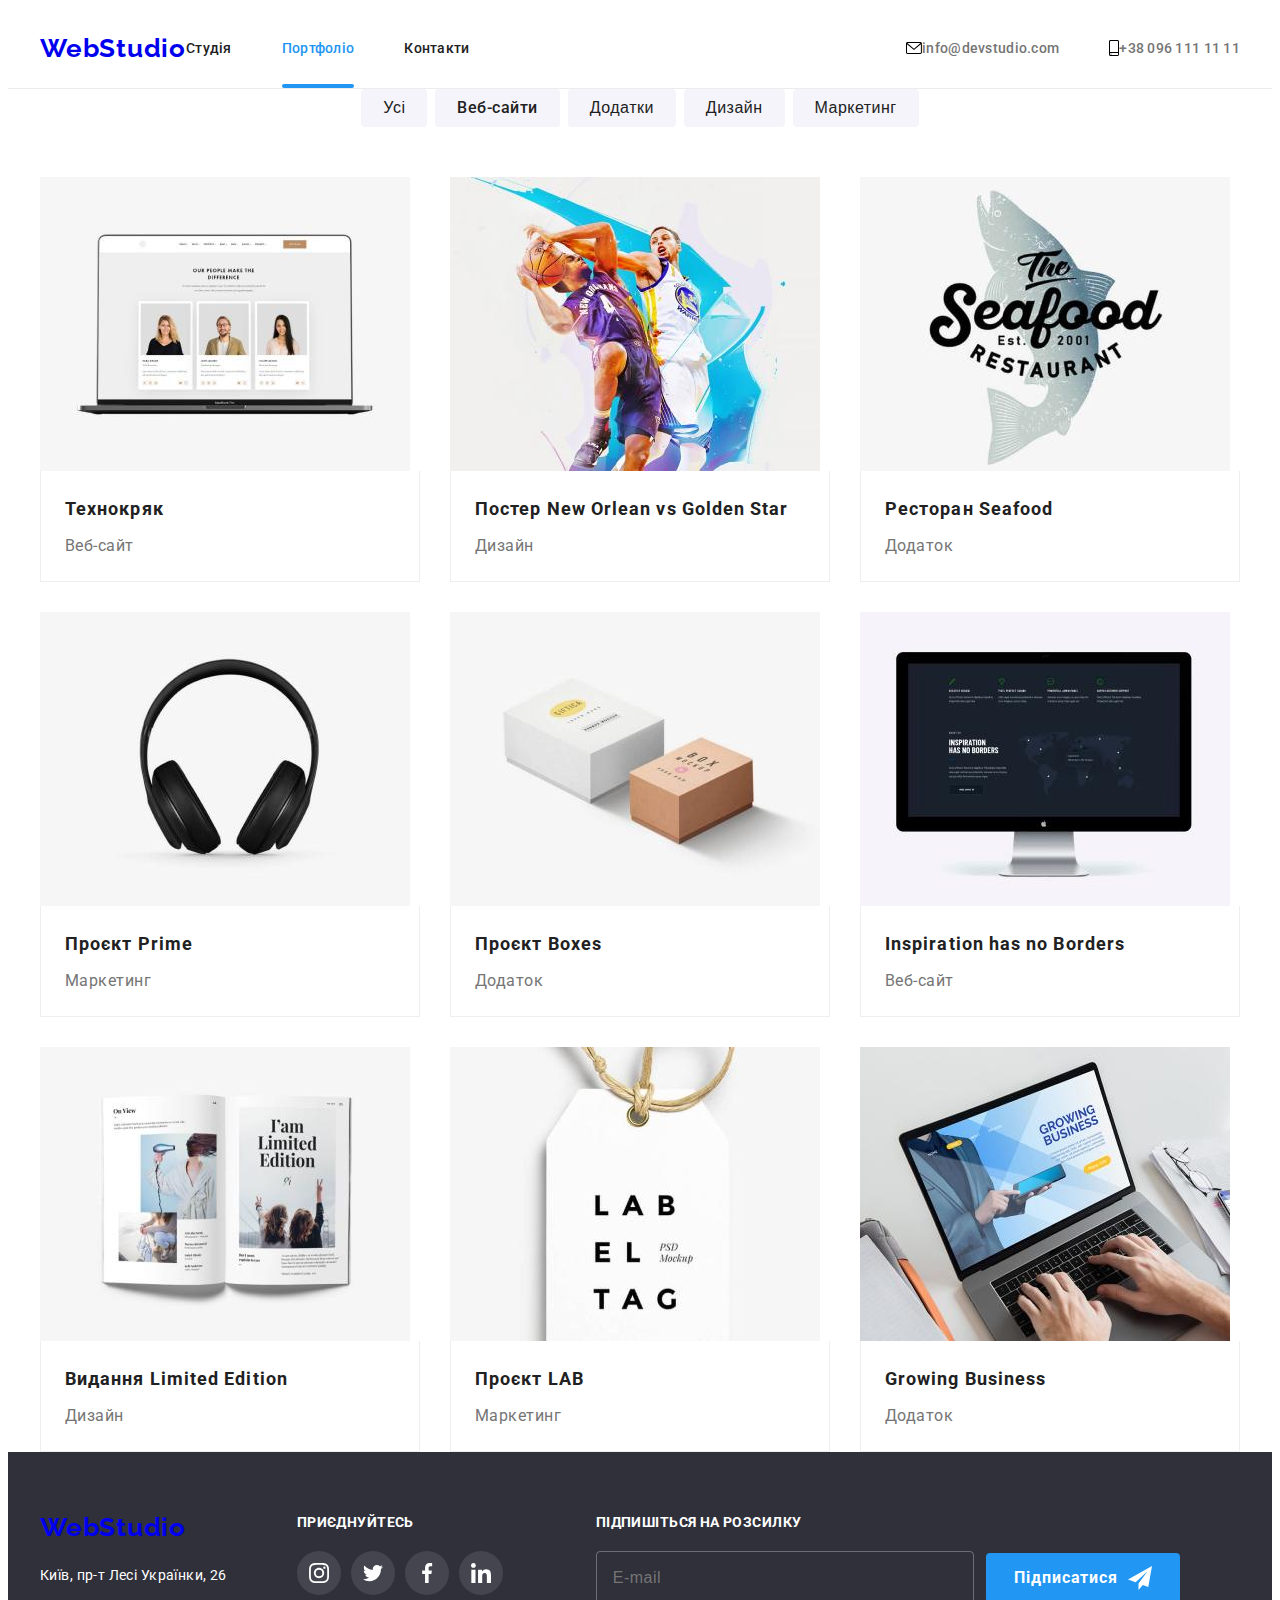
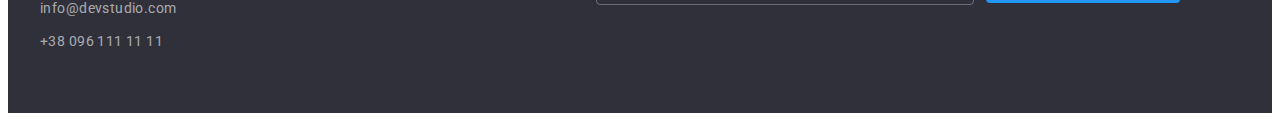
<file: portfolio.html>
<!DOCTYPE html>
<html lang="uk">
  <head>
    <meta charset="UTF-8" />
    <meta http-equiv="X-UA-Compatible" content="IE=edge" />
    <meta name="viewport" content="width=device-width, initial-scale=1.0" />
    <title>Портфоліо</title>
    <link rel="preconnect" href="https://fonts.googleapis.com" />
    <link rel="preconnect" href="https://fonts.gstatic.com" crossorigin />
    <link
      href="https://fonts.googleapis.com/css2?family=Raleway:wght@700&family=Roboto:wght@400;500;700;900&display=swap"
      rel="stylesheet"
    />
    <link
      rel="stylesheet"
      href="https://cdnjs.cloudflare.com/ajax/libs/modern-normalize/1.1.0/modern-normalize.min.css"
      integrity="sha512-wpPYUAdjBVSE4KJnH1VR1HeZfpl1ub8YT/NKx4PuQ5NmX2tKuGu6U/JRp5y+Y8XG2tV+wKQpNHVUX03MfMFn9Q=="
      crossorigin="anonymous"
      referrerpolicy="no-referrer"
    />
    <link rel="stylesheet" href="./css/main.min.css">
  </head>
  <body>
    <!-- HEADER SECTION -->
  <header class="header">
    <div class="header__container container">
      <a class="logo" href="./index.html"><span class="logo__first--blue">Web</span><span
          class="logo__second--black">Studio</span></a>
      <nav class="nav">
        <ul class="nav__list list">
          <li class="nav__item">
            <a class="nav__link link" href="./index.html">Студія</a>
          </li>
          <li class="nav__item">
            <a class="nav__link nav__link--current link" href="./portfolio.html">Портфоліо</a>
          </li>
          <li class="nav__item"><a class="nav__link link" href="">Контакти</a></li>
        </ul>
      </nav>
      <ul class="header__contacts list">
        <li class="header__list">
          <a class="header__link link" href="mailto:info@devstudio.com" aria-label="іконка конверта">
            <svg class="header__icon" width="16" height="12">
              <use href="./images/icons.svg#envelope"></use>
            </svg>
            info@devstudio.com</a>
        </li>
        <li class="header__list">
          <a class="header__link link" href="tel:+380961111111" aria-label="іконка смартфона">
            <svg class="header__icon" width="10" height="16">
              <use href="./images/icons.svg#smartphone"></use>
            </svg>
            +38 096 111 11 11</a>
        </li>
      </ul>
    </div>
  </header>
    <!-- PORTFOLIO SECTION -->
    <main>
      <section class="portfolio section">
        <div class="container">
          <h1 class="portfolio__title visually-hidden">Наше портфоліо</h1>
          <!-- buttons -->
          <ul class="portfolio__list list">
            <li class="portfolio__item"><button class="portfolio__btn" type="button">Усі</button></li>
            <li class="portfolio__item">
              <button class="portfolio__btn btn" type="button">Веб-сайти</button>
            </li>
            <li class="portfolio__item"><button class="portfolio__btn" type="button">Додатки</button></li>
            <li class="portfolio__item"><button class="portfolio__btn" type="button">Дизайн</button></li>
            <li class="portfolio__item">
              <button class="portfolio__btn" type="button">Маркетинг</button>
            </li>
          </ul>
          <!-- PORTFOLIO CARD-SET -->
          <ul class="portfolio-card list">
            <li class="portfolio-card__item">
              <a class="portfolio-card__link link" href="">
                <div class="portfolio-card__thumb">
                  <img
                    src="./images/portfolio1.jpg"
                    alt="ноутбук з відкритим сайтом"
                    width="370"
                  />
                  <div class="portfolio-card__overlay">
                    <p class="portfolio-card__text">
                      Ресурс пропонує комплексні пропозиції з різним рівнем
                      функціоналу та сервісів. Все це дозволить відвідувачу
                      отримати вичерпні відомості про компанію чи приватну
                      особу.
                    </p>
                  </div>
                </div>
                <div class="portfolio-card__wrapper">
                  <h2 class="portfolio-card__title">Технокряк</h2>
                  <p class="portfolio-card__subtitle">Веб-сайт</p>
                </div>
              </a>
            </li>
            <li class="portfolio-card__item">
              <a class="portfolio-card__link link" href="">
                <div class="portfolio-card__thumb">
                  <img
                    src="./images/portfolio2.jpg"
                    alt="постер з двома баскетболістами"
                    width="370"
                  />
                  <div class="portfolio-card__overlay">
                    <p class="portfolio-card__text">
                      Ресурс пропонує комплексні пропозиції з різним рівнем
                      функціоналу та сервісів. Все це дозволить відвідувачу
                      отримати вичерпні відомості про компанію чи приватну
                      особу.
                    </p>
                  </div>
                </div>
                <div class="portfolio-card__wrapper">
                  <h2 class="portfolio-card__title">
                    Постер New Orlean vs Golden Star
                  </h2>
                  <p class="portfolio-card__subtitle">Дизайн</p>
                </div>
              </a>
            </li>
            <li class="portfolio-card__item">
              <a class="portfolio-card__link link" href="">
                <div class="portfolio-card__thumb">
                  <img
                    src="./images/portfolio3.jpg"
                    alt="зображення логотипу ресторану"
                    width="370"
                  />
                  <div class="portfolio-card__overlay">
                    <p class="portfolio-card__text">
                      Ресурс пропонує комплексні пропозиції з різним рівнем
                      функціоналу та сервісів. Все це дозволить відвідувачу
                      отримати вичерпні відомості про компанію чи приватну
                      особу.
                    </p>
                  </div>
                </div>
                <div class="portfolio-card__wrapper">
                  <h2 class="portfolio-card__title">Ресторан Seafood</h2>
                  <p class="portfolio-card__subtitle">Додаток</p>
                </div>
              </a>
            </li>
            <li class="portfolio-card__item">
              <a class="portfolio-card__link link" href="">
                <div class="portfolio-card__thumb">
                  <img
                    src="./images/portfolio4.jpg"
                    alt="навушники"
                    width="370"
                  />
                  <div class="portfolio-card__overlay">
                    <p class="portfolio-card__text">
                      Ресурс пропонує комплексні пропозиції з різним рівнем
                      функціоналу та сервісів. Все це дозволить відвідувачу
                      отримати вичерпні відомості про компанію чи приватну
                      особу.
                    </p>
                  </div>
                </div>
                <div class="portfolio-card__wrapper">
                  <h2 class="portfolio-card__title">Проєкт Prime</h2>
                  <p class="portfolio-card__subtitle">Маркетинг</p>
                </div>
              </a>
            </li>
            <li class="portfolio-card__item">
              <a class="portfolio-card__link link" href="">
                <div class="portfolio-card__thumb">
                  <img
                    src="./images/portfolio5.jpg"
                    alt="дві невеликі коробочки"
                    width="370"
                  />
                  <div class="portfolio-card__overlay">
                    <p class="portfolio-card__text">
                      Ресурс пропонує комплексні пропозиції з різним рівнем
                      функціоналу та сервісів. Все це дозволить відвідувачу
                      отримати вичерпні відомості про компанію чи приватну
                      особу.
                    </p>
                  </div>
                </div>
                <div class="portfolio-card__wrapper">
                  <h2 class="portfolio-card__title">Проєкт Boxes</h2>
                  <p class="portfolio-card__subtitle">Додаток</p>
                </div>
              </a>
            </li>
            <li class="portfolio-card__item">
              <a class="portfolio-card__link link" href="">
                <div class="portfolio-card__thumb">
                  <img
                    src="./images/portfolio6.jpg"
                    alt="монітор"
                    width="370"
                  />
                  <div class="portfolio-card__overlay">
                    <p class="portfolio-card__text">
                      Ресурс пропонує комплексні пропозиції з різним рівнем
                      функціоналу та сервісів. Все це дозволить відвідувачу
                      отримати вичерпні відомості про компанію чи приватну
                      особу.
                    </p>
                  </div>
                </div>
                <div class="portfolio-card__wrapper">
                  <h2 class="portfolio-card__title">Inspiration has no Borders</h2>
                  <p class="portfolio-card__subtitle">Веб-сайт</p>
                </div>
              </a>
            </li>
            <li class="portfolio-card__item">
              <a class="portfolio-card__link link" href="">
                <div class="portfolio-card__thumb">
                  <img src="./images/portfolio7.jpg" alt="журнал" width="370" />
                  <div class="portfolio-card__overlay">
                    <p class="portfolio-card__text">
                      Ресурс пропонує комплексні пропозиції з різним рівнем
                      функціоналу та сервісів. Все це дозволить відвідувачу
                      отримати вичерпні відомості про компанію чи приватну
                      особу.
                    </p>
                  </div>
                </div>
                <div class="portfolio-card__wrapper">
                  <h2 class="portfolio-card__title">Видання Limited Edition</h2>
                  <p class="portfolio-card__subtitle">Дизайн</p>
                </div>
              </a>
            </li>
            <li class="portfolio-card__item">
              <a class="portfolio-card__link link" href="">
                <div class="portfolio-card__thumb">
                  <img src="./images/portfolio8.jpg" alt="бірка" width="370" />
                  <div class="portfolio-card__overlay">
                    <p class="portfolio-card__text">
                      Ресурс пропонує комплексні пропозиції з різним рівнем
                      функціоналу та сервісів. Все це дозволить відвідувачу
                      отримати вичерпні відомості про компанію чи приватну
                      особу.
                    </p>
                  </div>
                </div>
                <div class="portfolio-card__wrapper">
                  <h2 class="portfolio-card__title">Проєкт LAB</h2>
                  <p class="portfolio-card__subtitle">Маркетинг</p>
                </div>
              </a>
            </li>
            <li class="portfolio-card__item">
              <a class="portfolio-card__link link" href="">
                <div class="portfolio-card__thumb">
                  <img
                    src="./images/portfolio9.jpg"
                    alt="чоловік друкує на ноутбуці"
                    width="370"
                  />
                  <div class="portfolio-card__overlay">
                    <p class="portfolio-card__text">
                      Ресурс пропонує комплексні пропозиції з різним рівнем
                      функціоналу та сервісів. Все це дозволить відвідувачу
                      отримати вичерпні відомості про компанію чи приватну
                      особу.
                    </p>
                  </div>
                </div>
                <div class="portfolio-card__wrapper">
                  <h2 class="portfolio-card__title">Growing Business</h2>
                  <p class="portfolio-card__subtitle">Додаток</p>
                </div>
              </a>
            </li>
          </ul>
        </div>
      </section>
    </main>
    <!--FOOTER SECTION-->
    <footer class="footer">
      <div class="footer__container container">
        <!-- first part -->
        <div>
          <a class="logo" href="./index.html"><span class="logo__first--blue">Web</span><span
              class="logo__third--white">Studio</span></a>
          <address class="address">
            <ul class="address__list list">
              <li class="address__item">
                <a class="address__link--white link" href="https://goo.gl/maps/xYVmCQSycFGv2e8E6" target="_blank"
                  rel="noopener noreferrer">Київ, пр-т Лесі Українки, 26</a>
              </li>
              <li class="address__item">
                <a class="address__link--grey link" href="mailto:info@devstudio.com">info@devstudio.com</a>
              </li>
              <li class="address__item">
                <a class="address__link--grey link" href="tel:+380961111111">+38 096 111 11 11</a>
              </li>
            </ul>
          </address>
        </div>
        <!-- second part -->
        <div class="social-contacts">
          <strong class="social-contacts__title">Приєднуйтесь</strong>
          <ul class="social-contacts__list list">
            <li class="social-contacts__item">
              <a class="social social-contacts__link link" href="" aria-label="іконка інстаграму">
                <svg width="20" height="20">
                  <use href="./images/icons.svg#instagram"></use>
                </svg>
              </a>
            </li>
            <li class="social-contacts__item">
              <a class="social social-contacts__link link" href="" aria-label="іконка твітера">
                <svg width="20" height="20">
                  <use href="./images/icons.svg#twitter"></use>
                </svg>
              </a>
            </li>
            <li class="social-contacts__item">
              <a class="social social-contacts__link link" href="" aria-label="іконка фейсбуку">
                <svg width="20" height="20">
                  <use href="./images/icons.svg#facebook"></use>
                </svg>
              </a>
            </li>
            <li class="social-contacts__item">
              <a class="social social-contacts__link link" href="" aria-label="іконка лінкедіну">
                <svg width="20" height="20">
                  <use href="./images/icons.svg#linkedin"></use>
                </svg>
              </a>
            </li>
          </ul>
        </div>
        <!-- third part -->
        <div class="subscribe">
          <strong class="subscribe__title">Підпишіться на розсилку</strong>
          <form class="subscribe__form">
            <input class="subscribe__input" type="email" name="email" placeholder="E-mail" />
            <button class="subscribe__btn btn" type="submit">
              Підписатися
              <svg class="subscribe__icon" width="24" height="24">
                <use href="./images/icons.svg#send-icon"></use>
              </svg>
            </button>
          </form>
        </div>
      </div>
    </footer>
  </body>
</html>
</file>
<file: css/main.min.css>
:root{--primary-font: "Roboto", sans-serif;--secondary-font: "Raleway", sans-serif;--accent-color: #2196f3;--prevailing-color: #757575;--header-color: #212121;--secondary-color: #ffffff;--btn-hover-color: #188ce8;--icons-fill: #afb1b8;--main-background-color: #ffffff;--secondary-background-color: #f5f4fa;--background-color: #2f303a;--animation-function: cubic-bezier(0.4, 0, 0.2, 1)}.visually-hidden{position:absolute;width:1px;height:1px;margin:-1px;border:0;padding:0;white-space:nowrap;-webkit-clip-path:inset(100%);clip-path:inset(100%);clip:rect(0 0 0 0);overflow:hidden}body{font-family:var(--primary-font);color:var(--prevailing-color);background-color:var(--main-background-color)}.link:hover,.link:focus{color:var(--accent-color)}.social{display:-webkit-box;display:-ms-flexbox;display:flex;-webkit-box-align:center;-ms-flex-align:center;align-items:center;-webkit-box-pack:center;-ms-flex-pack:center;justify-content:center;width:44px;height:44px;border-radius:50%}h1,h2,h3,h4,h5,h6,p,ul{margin:0;padding:0}img{display:block;max-width:100%;max-height:auto}.list{list-style-type:none}.link{text-decoration:none}.container{margin:0 auto;padding:0 15px}@media screen and (min-width: 480px){.container{width:480px}}@media screen and (min-width: 768px){.container{width:768px}}@media screen and (min-width: 1200px){.container{width:1200px}}.btn{font-family:inherit;cursor:pointer}.btn:hover,.btn:focus{background-color:var(--btn-hover-color)}.header{border-bottom:1px solid #ececec}.header__container{display:-webkit-box;display:-ms-flexbox;display:flex;-webkit-box-align:center;-ms-flex-align:center;align-items:center}.header__contacts{padding-top:32px;padding-bottom:32px;margin-left:auto}@media screen and (max-width: 767px){.header__contacts{display:none}}@media screen and (min-width: 768px)and (max-width: 1199px){.header__contacts{display:-webkit-box;display:-ms-flexbox;display:flex;-webkit-box-orient:vertical;-webkit-box-direction:normal;-ms-flex-direction:column;flex-direction:column;gap:10px;padding-top:21px;padding-bottom:21px}}@media screen and (min-width: 1200px){.header__contacts{display:-webkit-box;display:-ms-flexbox;display:flex}}@media screen and (min-width: 1200px){.header__list:not(:last-child){margin-right:50px}}.header__link{display:-webkit-box;display:-ms-flexbox;display:flex;-webkit-box-align:center;-ms-flex-align:center;align-items:center;font-weight:500;font-size:12px;line-height:1.1666666667;letter-spacing:.02em;color:var(--prevailing-color);list-style-type:none;-webkit-transition:color 250ms cubic-bezier(0.4, 0, 0.2, 1);transition:color 250ms cubic-bezier(0.4, 0, 0.2, 1)}@media screen and (min-width: 1200px){.header__link{font-size:14px;line-height:1.1428571429}}.header__icon-mail{margin-right:8px;fill:currentColor;width:14px;height:10px}@media screen and (min-width: 1200px){.header__icon-mail{margin-right:10px;width:16px;height:12px}}.header__icon-tel{margin-right:8px;fill:currentColor;width:10px;height:14px}@media screen and (min-width: 1200px){.header__icon-tel{margin-right:10px;width:10px;height:16px}}.logo{font-family:var(--secondary-font);font-weight:700;font-size:26px;line-height:1.1923076923;letter-spacing:.03em;text-decoration:none}.header-logo{color:#000;margin-right:87px}.header-logo--color{color:var(--accent-color)}.footer-logo{color:var(--secondary-color)}.footer-logo--color{color:var(--accent-color)}.nav{display:-webkit-box;display:-ms-flexbox;display:flex}@media screen and (max-width: 767px){.nav{display:none}}.nav__list{display:-webkit-box;display:-ms-flexbox;display:flex;-webkit-box-align:center;-ms-flex-align:center;align-items:center;gap:50px}.nav__item{display:-webkit-box;display:-ms-flexbox;display:flex}.nav__link{position:relative;font-weight:500;font-size:14px;line-height:1.1428571429;letter-spacing:.02em;color:var(--header-color);padding:32px 0;-webkit-transition:color 250ms cubic-bezier(0.4, 0, 0.2, 1);transition:color 250ms cubic-bezier(0.4, 0, 0.2, 1)}.nav__link--current{color:var(--accent-color)}.nav__link--current::after{content:"";position:absolute;bottom:0;left:0;width:100%;height:4px;border-radius:2px;background-color:var(--accent-color)}.hero{width:100%;text-align:center;padding-top:118px;padding-bottom:118px;background:var(--background-color);background-image:-webkit-gradient(linear, left top, right top, from(rgba(47, 48, 58, 0.4)), to(rgba(47, 48, 58, 0.4))),url(../images/hero/hero-mobile/img1_sm@1x.jpg);background-image:linear-gradient(to right, rgba(47, 48, 58, 0.4), rgba(47, 48, 58, 0.4)),url(../images/hero/hero-mobile/img1_sm@1x.jpg);background-size:cover;background-position:center;margin-left:auto;margin-right:auto}@media(min-device-pixel-ratio: 2),(-webkit-min-device-pixel-ratio: 2),(min-resolution: 192dpi),(min-resolution: 2dppx){.hero .hero{background-image:-webkit-gradient(linear, left top, right top, from(rgba(47, 48, 58, 0.4)), to(rgba(47, 48, 58, 0.4))),url(../images/hero/hero-mobile/img1_sm@2x.jpg);background-image:linear-gradient(to right, rgba(47, 48, 58, 0.4), rgba(47, 48, 58, 0.4)),url(../images/hero/hero-mobile/img1_sm@2x.jpg)}}@media screen and (min-width: 768px)and (max-width: 1199px){.hero{background-image:-webkit-gradient(linear, left top, right top, from(rgba(47, 48, 58, 0.4)), to(rgba(47, 48, 58, 0.4))),url(../images/hero/hero-desktop/img1_lg@1x.jpg);background-image:linear-gradient(to right, rgba(47, 48, 58, 0.4), rgba(47, 48, 58, 0.4)),url(../images/hero/hero-desktop/img1_lg@1x.jpg)}}@media screen and (min-width: 768px)and (max-width: 1199px)and (min-device-pixel-ratio: 2),screen and (min-width: 768px)and (max-width: 1199px)and (-webkit-min-device-pixel-ratio: 2),screen and (min-width: 768px)and (max-width: 1199px)and (min-resolution: 192dpi),screen and (min-width: 768px)and (max-width: 1199px)and (min-resolution: 2dppx){.hero .hero{background-image:-webkit-gradient(linear, left top, right top, from(rgba(47, 48, 58, 0.4)), to(rgba(47, 48, 58, 0.4))),url(../images/hero/hero-tablet/img1_md@2x.jpg);background-image:linear-gradient(to right, rgba(47, 48, 58, 0.4), rgba(47, 48, 58, 0.4)),url(../images/hero/hero-tablet/img1_md@2x.jpg)}}@media screen and (min-device-pixel-ratio: 2),(-webkit-min-device-pixel-ratio: 2),(min-resolution: 192dpi),(min-resolution: 2dppx){.hero{background-image:-webkit-gradient(linear, left top, right top, from(rgba(47, 48, 58, 0.4)), to(rgba(47, 48, 58, 0.4))),url(../images/hero/hero-tablet/img1_md@2x.jpg);background-image:linear-gradient(to right, rgba(47, 48, 58, 0.4), rgba(47, 48, 58, 0.4)),url(../images/hero/hero-tablet/img1_md@2x.jpg)}}@media screen and (min-width: 1200px){.hero{max-width:1600px;padding-top:200px;padding-bottom:200px;background-image:-webkit-gradient(linear, left top, right top, from(rgba(47, 48, 58, 0.4)), to(rgba(47, 48, 58, 0.4))),url(../images/hero/hero-desktop/img1_lg@1x.jpg);background-image:linear-gradient(to right, rgba(47, 48, 58, 0.4), rgba(47, 48, 58, 0.4)),url(../images/hero/hero-desktop/img1_lg@1x.jpg)}}@media screen and (min-width: 1200px)and (min-device-pixel-ratio: 2),screen and (min-width: 1200px)and (-webkit-min-device-pixel-ratio: 2),screen and (min-width: 1200px)and (min-resolution: 192dpi),screen and (min-width: 1200px)and (min-resolution: 2dppx){.hero{background-image:-webkit-gradient(linear, left top, right top, from(rgba(47, 48, 58, 0.4)), to(rgba(47, 48, 58, 0.4))),url(../images/hero/hero-desktop/img1_lg@2x.jpg);background-image:linear-gradient(to right, rgba(47, 48, 58, 0.4), rgba(47, 48, 58, 0.4)),url(../images/hero/hero-desktop/img1_lg@2x.jpg)}}.hero__title{font-weight:900;font-size:26px;line-height:1.6153846154;letter-spacing:.06em;text-transform:uppercase;color:var(--secondary-color);max-width:360px;margin-bottom:30px;margin-left:auto;margin-right:auto}@media screen and (min-width: 1200px){.hero__title{font-size:44px;line-height:1.3636363636;max-width:696px}}.hero__btn{font-weight:700;font-size:16px;line-height:1.875;-webkit-box-align:center;-ms-flex-align:center;align-items:center;text-align:center;letter-spacing:.06em;color:var(--secondary-color);background-color:var(--accent-color);border-radius:4px;border:none;margin:auto;padding:10px 24px;-webkit-transition:background-color 250ms cubic-bezier(0.4, 0, 0.2, 1);transition:background-color 250ms cubic-bezier(0.4, 0, 0.2, 1)}@media screen and (min-width: 1200px){.hero__btn{padding:10px 32px}}@media screen and (max-width: 1199px){.benefits{padding:60px 0}}@media screen and (min-width: 1200px){.benefits{padding:94px 0}}.benefits__list{display:-webkit-box;display:-ms-flexbox;display:flex;gap:30px}@media screen and (max-width: 1199px){.benefits__list{-ms-flex-wrap:wrap;flex-wrap:wrap}}@media screen and (min-width: 1200px){.benefits__list{-ms-flex-wrap:nowrap;flex-wrap:nowrap}}@media screen and (min-width: 768px){.benefits__item{-ms-flex-preferred-size:calc((100% - 30px)/2);flex-basis:calc((100% - 30px)/2)}}@media screen and (min-width: 1200px){.benefits__item{-ms-flex-preferred-size:calc((100% - 90px)/4);flex-basis:calc((100% - 90px)/4)}}.benefits__pic{display:-webkit-box;display:-ms-flexbox;display:flex;-webkit-box-align:center;-ms-flex-align:center;align-items:center;-webkit-box-pack:center;-ms-flex-pack:center;justify-content:center;height:120px;background-color:var(--secondary-background-color);border-radius:4px;margin-bottom:30px}@media screen and (min-width: 1200px){.benefits__pic{width:270px}}.benefits__subtitle{font-weight:700;font-size:14px;line-height:1.1428571429;letter-spacing:.03em;text-transform:uppercase;color:var(--header-color);margin-bottom:10px}@media screen and (max-width: 767px){.benefits__subtitle{text-align:center}}.benefits__text{font-size:14px;line-height:1.7142857143;letter-spacing:.03em;color:var(--prevailing-color)}.about{padding-bottom:94px}@media screen and (max-width: 1199px){.about{display:none}}.about__title{font-weight:700;font-size:36px;line-height:1.1666666667;text-align:center;letter-spacing:.03em;color:var(--header-color);margin-bottom:50px}.about__list{display:-webkit-box;display:-ms-flexbox;display:flex;gap:30px}.about__image{position:relative;-ms-flex-preferred-size:calc((100% - 60px)/3);flex-basis:calc((100% - 60px)/3)}.about-overlay__box{position:absolute;bottom:0;left:0;width:370px;height:70px;background:rgba(47,48,58,.8)}.about-overlay__text{font-weight:700;font-size:14px;line-height:1.1428571429;text-align:center;letter-spacing:.03em;text-transform:uppercase;color:var(--secondary-color);padding:27px}.team{background:var(--secondary-background-color)}@media screen and (max-width: 1199px){.team{padding:60px 0}}@media screen and (min-width: 1200px){.team{padding:94px 0}}.team__title{font-weight:700;font-size:28px;line-height:1.1785714286;text-align:center;letter-spacing:.03em;color:var(--header-color);margin-bottom:30px}@media screen and (min-width: 1200px){.team__title{font-size:36px;line-height:1.1666666667;margin-bottom:50px}}.team__list{display:-webkit-box;display:-ms-flexbox;display:flex;gap:30px;-webkit-box-orient:vertical;-webkit-box-direction:normal;-ms-flex-direction:column;flex-direction:column}@media screen and (max-width: 767px){.team__list{-webkit-box-align:center;-ms-flex-align:center;align-items:center}}@media screen and (min-width: 768px){.team__list{-webkit-box-orient:horizontal;-webkit-box-direction:normal;-ms-flex-direction:row;flex-direction:row;-ms-flex-wrap:wrap;flex-wrap:wrap}}@media screen and (min-width: 1200px){.team__list{-ms-flex-wrap:nowrap;flex-wrap:nowrap}}.team__card{background-color:var(--main-background-color);-ms-flex-preferred-size:calc((100% - 90px)/4);flex-basis:calc((100% - 90px)/4);-webkit-box-shadow:0px 1px 3px rgba(0,0,0,.12),0px 1px 1px rgba(0,0,0,.14),0px 2px 1px rgba(0,0,0,.2);box-shadow:0px 1px 3px rgba(0,0,0,.12),0px 1px 1px rgba(0,0,0,.14),0px 2px 1px rgba(0,0,0,.2);border-radius:0px 0px 4px 4px}@media screen and (min-width: 768px){.team__card{-ms-flex-preferred-size:calc((100% - 30px)/2);flex-basis:calc((100% - 30px)/2)}}.profile{padding:30px 0 30px 0;text-align:center}.profile__name{font-weight:500;font-size:16px;line-height:1.1875;letter-spacing:.03em;color:var(--header-color);margin-bottom:10px}.profile__position{font-size:16px;line-height:1.1875;letter-spacing:.03em;color:var(--prevailing-color)}.profile-social__list{display:-webkit-box;display:-ms-flexbox;display:flex;-webkit-box-pack:center;-ms-flex-pack:center;justify-content:center;gap:10px}.profile-social__item{margin-top:16px}.profile-social__link{fill:var(--icons-fill);-webkit-transition:background-color 250ms cubic-bezier(0.4, 0, 0.2, 1),fill 250ms cubic-bezier(0.4, 0, 0.2, 1);transition:background-color 250ms cubic-bezier(0.4, 0, 0.2, 1),fill 250ms cubic-bezier(0.4, 0, 0.2, 1)}.profile-social__link:hover,.profile-social__link:focus{background-color:var(--accent-color);fill:var(--secondary-color)}@media screen and (max-width: 1199px){.clients{padding:60px 0}}@media screen and (min-width: 1200px){.clients{padding:94px 0}}.clients__title{font-weight:700;font-size:28px;line-height:1.1785714286;text-align:center;letter-spacing:.03em;color:var(--header-color);margin-bottom:30px}@media screen and (min-width: 1200px){.clients__title{font-size:36px;line-height:1.1666666667;margin-bottom:50px}}.clients__list{display:-webkit-box;display:-ms-flexbox;display:flex;gap:30px;-webkit-box-pack:space-evenly;-ms-flex-pack:space-evenly;justify-content:space-evenly;-ms-flex-wrap:wrap;flex-wrap:wrap}.clients__link{display:-webkit-box;display:-ms-flexbox;display:flex;-webkit-box-align:center;-ms-flex-align:center;align-items:center;-webkit-box-pack:center;-ms-flex-pack:center;justify-content:center;width:210px;height:92px;fill:var(--icons-fill);border:1px solid var(--icons-fill);border-radius:4px;-webkit-transition:fill 250ms cubic-bezier(0.4, 0, 0.2, 1),border-color 250ms cubic-bezier(0.4, 0, 0.2, 1);transition:fill 250ms cubic-bezier(0.4, 0, 0.2, 1),border-color 250ms cubic-bezier(0.4, 0, 0.2, 1)}@media screen and (min-width: 768px){.clients__link{width:226px;height:92px}}@media screen and (min-width: 1200px){.clients__link{width:170px;height:92px}}.clients__link:hover,.clients__link:focus{fill:var(--accent-color);border-color:var(--accent-color)}.footer{background:var(--background-color);padding-top:60px;padding-bottom:60px}.footer__container{display:-webkit-box;display:-ms-flexbox;display:flex;-webkit-box-orient:vertical;-webkit-box-direction:normal;-ms-flex-direction:column;flex-direction:column}@media screen and (max-width: 1199px){.footer__container{gap:60px}}@media screen and (min-width: 1200px){.footer__container{-webkit-box-orient:horizontal;-webkit-box-direction:normal;-ms-flex-direction:row;flex-direction:row}}@media screen and (min-width: 768px)and (max-width: 1199px){.footer__wrapper{display:-webkit-box;display:-ms-flexbox;display:flex;-webkit-box-align:baseline;-ms-flex-align:baseline;align-items:baseline;margin-left:auto;margin-right:auto}}@media screen and (min-width: 1200px){.footer__wrapper{display:-webkit-box;display:-ms-flexbox;display:flex}}@media screen and (min-width: 768px)and (max-width: 1199px){.footer__address--wrapped{margin-right:165px}}@media screen and (max-width: 767px){.footer__address--wrapped{margin-bottom:60px}}@media screen and (max-width: 1199px){.footer__address--wrapped{display:-webkit-box;display:-ms-flexbox;display:flex;-webkit-box-orient:vertical;-webkit-box-direction:normal;-ms-flex-direction:column;flex-direction:column;-webkit-box-align:center;-ms-flex-align:center;align-items:center}}.address{margin-top:20px}.address__list{font-style:normal;font-size:14px;line-height:1.7142857143;letter-spacing:.03em}@media screen and (max-width: 1199px){.address__list{text-align:center}}.address__item:not(:last-child){margin-bottom:8px}@media screen and (min-width: 1200px){.address__item:not(:last-child){margin-bottom:9px}}.address__link--white{color:var(--secondary-color);-webkit-transition:color 250ms cubic-bezier(0.4, 0, 0.2, 1);transition:color 250ms cubic-bezier(0.4, 0, 0.2, 1)}.address__link--grey{color:rgba(255,255,255,.6);-webkit-transition:color 250ms cubic-bezier(0.4, 0, 0.2, 1);transition:color 250ms cubic-bezier(0.4, 0, 0.2, 1)}@media screen and (min-width: 1200px){.social-contacts{margin-left:70px}}.social-contacts__title{font-weight:700;font-size:14px;line-height:1.1428571429;letter-spacing:.03em;text-transform:uppercase;color:var(--secondary-color)}@media screen and (max-width: 1199px){.social-contacts__title{display:-webkit-box;display:-ms-flexbox;display:flex;-webkit-box-pack:center;-ms-flex-pack:center;justify-content:center}}.social-contacts__list{display:-webkit-box;display:-ms-flexbox;display:flex;margin-top:20px}@media screen and (max-width: 1199px){.social-contacts__list{-webkit-box-pack:center;-ms-flex-pack:center;justify-content:center}}.social-contacts__item:not(:last-child){margin-right:10px}.social-contacts__link{fill:var(--secondary-color);background-color:rgba(255,255,255,.1);-webkit-transition:background-color 250ms cubic-bezier(0.4, 0, 0.2, 1);transition:background-color 250ms cubic-bezier(0.4, 0, 0.2, 1)}.social-contacts__link:hover,.social-contacts__link:focus{background-color:var(--accent-color);fill:var(--secondary-color)}@media screen and (min-width: 768px){.subscribe{margin-left:auto;margin-right:auto}}@media screen and (min-width: 1200px){.subscribe{margin-left:93px}}.subscribe__title{font-weight:700;font-size:14px;line-height:1.1428571429;letter-spacing:.03em;text-transform:uppercase;color:var(--secondary-color)}@media screen and (max-width: 1199px){.subscribe__title{display:-webkit-box;display:-ms-flexbox;display:flex;-webkit-box-pack:center;-ms-flex-pack:center;justify-content:center}}.subscribe__form{margin-top:20px}@media screen and (min-width: 1200px){.subscribe__form{display:-webkit-box;display:-ms-flexbox;display:flex;-webkit-box-align:baseline;-ms-flex-align:baseline;align-items:baseline}}.subscribe__input{font-size:16px;line-height:1.25;letter-spacing:.03em;color:rgba(255,255,255,.6);padding-left:16px;width:100%;height:50px;background-color:inherit;border:1px solid rgba(255,255,255,.3);border-radius:4px;-webkit-transition:background-color 250ms var(--animation-function),-webkit-box-shadow 250ms var(--animation-function);transition:background-color 250ms var(--animation-function),-webkit-box-shadow 250ms var(--animation-function);transition:background-color 250ms var(--animation-function),box-shadow 250ms var(--animation-function);transition:background-color 250ms var(--animation-function),box-shadow 250ms var(--animation-function),-webkit-box-shadow 250ms var(--animation-function)}@media screen and (min-width: 768px){.subscribe__input{width:450px}}@media screen and (max-width: 1199px){.subscribe__input{margin-bottom:20px}}@media screen and (min-width: 1200px){.subscribe__input{width:358px}}.subscribe__input:hover,.subscribe__input:focus-within{border:1px solid rgba(33,150,243,.3);-webkit-box-shadow:0px 4px 4px rgba(0,0,0,.15);box-shadow:0px 4px 4px rgba(0,0,0,.15)}.subscribe__btn{position:relative;font-weight:700;font-size:16px;line-height:1.875;letter-spacing:.06em;padding:10px 62px 10px 28px;color:var(--secondary-color);background-color:var(--accent-color);border-radius:4px;border:none;-webkit-transition:background-color 250ms var(--animation-function),-webkit-box-shadow 250ms var(--animation-function);transition:background-color 250ms var(--animation-function),-webkit-box-shadow 250ms var(--animation-function);transition:background-color 250ms var(--animation-function),box-shadow 250ms var(--animation-function);transition:background-color 250ms var(--animation-function),box-shadow 250ms var(--animation-function),-webkit-box-shadow 250ms var(--animation-function)}@media screen and (max-width: 1199px){.subscribe__btn{display:block;margin:auto}}@media screen and (min-width: 1200px){.subscribe__btn{margin-left:12px}}.subscribe__btn:hover,.subscribe__btn:focus{-webkit-box-shadow:0px 4px 4px rgba(0,0,0,.15);box-shadow:0px 4px 4px rgba(0,0,0,.15)}.subscribe__icon{position:absolute;top:13px;right:28px;margin-left:10px}.backdrop{position:fixed;top:0;left:0;width:100%;height:100%;background-color:rgba(0,0,0,.2);-webkit-transition:opacity 300ms linear,visibility 300ms linear;transition:opacity 300ms linear,visibility 300ms linear}.backdrop--is-hidden{opacity:1;visibility:hidden;pointer-events:none}.modal{position:absolute;padding:40px;top:50%;left:50%;-webkit-transform:translate(-50%, -50%) scale(1);transform:translate(-50%, -50%) scale(1);-webkit-transition:-webkit-transform 300ms linear;transition:-webkit-transform 300ms linear;transition:transform 300ms linear;transition:transform 300ms linear, -webkit-transform 300ms linear;width:450px;height:609px;background-color:#fff;-webkit-box-shadow:0px 1px 3px rgba(0,0,0,.12),0px 1px 1px rgba(0,0,0,.14),0px 2px 1px rgba(0,0,0,.2);box-shadow:0px 1px 3px rgba(0,0,0,.12),0px 1px 1px rgba(0,0,0,.14),0px 2px 1px rgba(0,0,0,.2);border-radius:4px}@media screen and (min-width: 1200px){.modal{width:528px;height:581px}}.backdrop--is-hidden .modal{-webkit-transform:scale(0.25);transform:scale(0.25)}.modal__btn--close{position:absolute;top:8px;right:8px;display:-webkit-box;display:-ms-flexbox;display:flex;-webkit-box-align:center;-ms-flex-align:center;align-items:center;-webkit-box-pack:center;-ms-flex-pack:center;justify-content:center;width:30px;height:30px;padding:0;background-color:#fff;border-radius:50%;border:1px solid rgba(0,0,0,.1);cursor:pointer;-webkit-transition:fill 250ms var(--animation-function);transition:fill 250ms var(--animation-function)}.modal__btn--close:focus,.modal__btn--close:hover{fill:var(--accent-color)}.modal-form{margin-left:auto;margin-right:auto}.modal-form__title{font-weight:700;font-size:20px;line-height:1.15;text-align:center;letter-spacing:.03em;color:var(--header-color);margin-bottom:12px}.modal-form__field{position:relative;display:-webkit-box;display:-ms-flexbox;display:flex;-webkit-box-orient:vertical;-webkit-box-direction:normal;-ms-flex-direction:column;flex-direction:column;margin-bottom:10px}.modal-form__label{font-size:12px;line-height:1.1666666667;letter-spacing:.01em;color:var(--prevailing-color);margin-bottom:4px}.modal-form__input{width:370px;height:40px;padding-left:42px;border:1px solid rgba(33,33,33,.2);border-radius:4px;-webkit-transition:border-color 250ms var(--animation-function);transition:border-color 250ms var(--animation-function)}@media screen and (min-width: 1200px){.modal-form__input{width:448px}}.modal-form__input:focus-visible,.modal-form__input:hover,.modal-form__input:focus{outline:none;border-color:var(--accent-color);cursor:pointer}.modal-form__icon{position:absolute;top:50%;left:12px;-webkit-transition:fill 250ms var(--animation-function);transition:fill 250ms var(--animation-function)}.modal-form__input:hover+.modal-form__icon,.modal-form__input:focus+.modal-form__icon{fill:var(--accent-color)}.modal-form__message{width:370px;padding:12px 16px;border:1px solid rgba(33,33,33,.2);border-radius:4px;resize:none;margin-bottom:10px;-webkit-transition:border-color 250ms var(--animation-function),-webkit-box-shadow 250ms var(--animation-function);transition:border-color 250ms var(--animation-function),-webkit-box-shadow 250ms var(--animation-function);transition:border-color 250ms var(--animation-function),box-shadow 250ms var(--animation-function);transition:border-color 250ms var(--animation-function),box-shadow 250ms var(--animation-function),-webkit-box-shadow 250ms var(--animation-function)}@media screen and (min-width: 1200px){.modal-form__message{width:448px}}.modal-form__message::-webkit-input-placeholder{font-size:12px;line-height:1.1666666667;letter-spacing:.01em;color:rgba(117,117,117,.5)}.modal-form__message::-moz-placeholder{font-size:12px;line-height:1.1666666667;letter-spacing:.01em;color:rgba(117,117,117,.5)}.modal-form__message:-ms-input-placeholder{font-size:12px;line-height:1.1666666667;letter-spacing:.01em;color:rgba(117,117,117,.5)}.modal-form__message::-ms-input-placeholder{font-size:12px;line-height:1.1666666667;letter-spacing:.01em;color:rgba(117,117,117,.5)}.modal-form__message::placeholder{font-size:12px;line-height:1.1666666667;letter-spacing:.01em;color:rgba(117,117,117,.5)}.modal-form__message:focus-visible,.modal-form__message:hover,.modal-form__message:focus{outline:none;border-color:var(--accent-color);cursor:pointer}.modal-form__agreement{display:-webkit-box;display:-ms-flexbox;display:flex;-webkit-box-align:center;-ms-flex-align:center;align-items:center;-webkit-box-pack:center;-ms-flex-pack:center;justify-content:center;gap:8px;margin-bottom:30px}.modal-form__checkbox{-webkit-appearance:none;-moz-appearance:none;appearance:none;width:16px;height:15px;border:2px solid #212121;border-radius:2px;background-image:url("data:image/svg+xml,%3Csvg xmlns='http://www.w3.org/2000/svg' width='13' height='10' fill='none'%3E%3Cpath fill='%23fff' stroke='%23fff' stroke-width='.2' d='m1.957 4.752-.069-.066-.069.065-.888.842-.076.072.076.073 3.496 3.334.069.066.069-.066 7.504-7.158.076-.073-.076-.072-.882-.841-.069-.066-.069.066-6.553 6.246-2.539-2.422Z'/%3E%3C/svg%3E");background-repeat:no-repeat;background-position:center;background-size:0;-webkit-transition:250ms var(--animation-function);transition:250ms var(--animation-function);cursor:pointer}.modal-form__checkbox:checked{background-color:var(--accent-color);border-color:rgba(0,0,0,0);background-size:13px}.modal-form__policy{font-size:14px;line-height:1.7142857143;letter-spacing:.03em;color:var(--prevailing-color);-webkit-user-select:none;-moz-user-select:none;-ms-user-select:none;user-select:none}@media screen and (max-width: 1199px){.modal-form__policy{font-size:12px;line-height:1.1666666667}}.modal-form__link{color:var(--accent-color)}.modal-form__btn{display:block;width:200px;height:50px;margin:auto;color:var(--secondary-color);background-color:var(--accent-color);border:rgba(0,0,0,0);border-radius:4px;-webkit-transition:background-color 250ms var(--animation-function),-webkit-box-shadow 250ms var(--animation-function);transition:background-color 250ms var(--animation-function),-webkit-box-shadow 250ms var(--animation-function);transition:background-color 250ms var(--animation-function),box-shadow 250ms var(--animation-function);transition:background-color 250ms var(--animation-function),box-shadow 250ms var(--animation-function),-webkit-box-shadow 250ms var(--animation-function)}.modal-form__btn:hover,.modal-form__btn:focus{-webkit-box-shadow:0px 4px 4px rgba(0,0,0,.15);box-shadow:0px 4px 4px rgba(0,0,0,.15)}.portfolio__list{display:-webkit-box;display:-ms-flexbox;display:flex;-webkit-box-pack:center;-ms-flex-pack:center;justify-content:center;margin-bottom:50px}.portfolio__item:not(:last-child){margin-right:8px}.portfolio__btn{font-weight:500;font-size:16px;line-height:1.625;text-align:center;letter-spacing:.03em;color:var(--header-color);background-color:var(--secondary-background-color);border-radius:4px;border:none;padding:6px 22px;cursor:pointer;-webkit-transition:background-color 250ms cubic-bezier(0.4, 0, 0.2, 1),color 250ms cubic-bezier(0.4, 0, 0.2, 1);transition:background-color 250ms cubic-bezier(0.4, 0, 0.2, 1),color 250ms cubic-bezier(0.4, 0, 0.2, 1)}.portfolio__btn:hover,.portfolio__btn:focus{color:var(--secondary-color);background-color:var(--accent-color);-webkit-box-shadow:0px 3px 1px rgba(0,0,0,.1),0px 1px 2px rgba(0,0,0,.08),0px 2px 2px rgba(0,0,0,.12);box-shadow:0px 3px 1px rgba(0,0,0,.1),0px 1px 2px rgba(0,0,0,.08),0px 2px 2px rgba(0,0,0,.12)}.portfolio-card{display:-webkit-box;display:-ms-flexbox;display:flex;gap:30px;-ms-flex-wrap:wrap;flex-wrap:wrap}.portfolio-card__item{-ms-flex-preferred-size:calc((100% - 60px)/3);flex-basis:calc((100% - 60px)/3);-webkit-transition:-webkit-box-shadow 250ms cubic-bezier(0.4, 0, 0.2, 1);transition:-webkit-box-shadow 250ms cubic-bezier(0.4, 0, 0.2, 1);transition:box-shadow 250ms cubic-bezier(0.4, 0, 0.2, 1);transition:box-shadow 250ms cubic-bezier(0.4, 0, 0.2, 1), -webkit-box-shadow 250ms cubic-bezier(0.4, 0, 0.2, 1)}.portfolio-card__item:hover{-webkit-box-shadow:0px 1px 1px rgba(0,0,0,.12),0px 4px 4px rgba(0,0,0,.06),1px 4px 6px rgba(0,0,0,.16);box-shadow:0px 1px 1px rgba(0,0,0,.12),0px 4px 4px rgba(0,0,0,.06),1px 4px 6px rgba(0,0,0,.16)}.portfolio-card__thumb{position:relative;overflow:hidden}.portfolio-card__overlay{position:absolute;top:0;left:0;width:100%;height:100%;display:-webkit-box;display:-ms-flexbox;display:flex;-webkit-box-align:center;-ms-flex-align:center;align-items:center;-webkit-transform:translateY(101%);transform:translateY(101%);background-color:rgba(33,150,243,.9);-webkit-transition:-webkit-transform 250ms cubic-bezier(0.4, 0, 0.2, 1);transition:-webkit-transform 250ms cubic-bezier(0.4, 0, 0.2, 1);transition:transform 250ms cubic-bezier(0.4, 0, 0.2, 1);transition:transform 250ms cubic-bezier(0.4, 0, 0.2, 1), -webkit-transform 250ms cubic-bezier(0.4, 0, 0.2, 1)}.portfolio-card__item:hover .portfolio-card__overlay{-webkit-transform:translateY(0);transform:translateY(0)}.portfolio-card__text{font-size:18px;line-height:1.5555555556;letter-spacing:.03em;padding-left:24px;padding-right:24px;color:var(--secondary-color)}.portfolio-card__wrapper{padding:20px 24px;border:1px solid #eee;border-top:none}.portfolio-card__title{font-weight:700;font-size:18px;line-height:2;letter-spacing:.06em;color:var(--header-color)}.portfolio-card__subtitle{font-size:16px;line-height:1.875;letter-spacing:.03em;color:var(--prevailing-color);margin-top:4px}.menu-toggle{min-height:40px;min-width:40px;display:-webkit-box;display:-ms-flexbox;display:flex;-webkit-box-align:center;-ms-flex-align:center;align-items:center;-webkit-box-pack:center;-ms-flex-pack:center;justify-content:center;margin-left:auto;padding:10px 0;background-color:rgba(0,0,0,0);cursor:pointer;border:none;border-radius:50%;outline:none}@media(min-width: 768px){.menu-toggle{display:none}}.menu-toggle:hover,.menu-toggle:focus{background-color:rgba(0,0,0,.1)}.menu-container{position:fixed;top:0;left:0;display:-webkit-box;display:-ms-flexbox;display:flex;-webkit-box-orient:vertical;-webkit-box-direction:normal;-ms-flex-direction:column;flex-direction:column;width:100vw;height:100vh;padding:32px;background-color:var(--main-background-color);z-index:999;-webkit-transform:translateX(100%);transform:translateX(100%);-webkit-transition:-webkit-transform 250ms ease-in-out;transition:-webkit-transform 250ms ease-in-out;transition:transform 250ms ease-in-out;transition:transform 250ms ease-in-out, -webkit-transform 250ms ease-in-out}.menu-container.is-open{-webkit-transform:translateX(0);transform:translateX(0)}.menu-container .menu-toggle{position:absolute;top:16px;right:16px;color:#fff}.mobile-menu{font-weight:500;font-size:8vw;line-height:1.175;letter-spacing:.02em;padding:0}@media screen and (min-width: 480px){.mobile-menu{font-size:40px}}.mobile-menu__item{position:relative}.mobile-menu__item:not(:last-child){margin-bottom:32px}.mobile-menu .link{display:block;text-decoration:none;color:var(--header-color)}.mobile-contacts{font-weight:500;letter-spacing:.02em;margin-top:auto}.mobile-contacts__item{margin-bottom:32px}.mobile-contacts__tel{line-height:1.1764705882;color:var(--accent-color);font-size:7vw;margin-bottom:32px}@media screen and (min-width: 480px){.mobile-contacts__tel{font-size:34px}}.mobile-contacts__mail{line-height:1.1666666667;color:var(--prevailing-color);font-size:5vw}@media screen and (min-width: 480px){.mobile-contacts__mail{font-size:24px}}.mobile-socials{display:-webkit-box;display:-ms-flexbox;display:flex;font-weight:500;font-size:18px;line-height:1.2222222222;letter-spacing:.02em;color:var(--accent-color);margin-top:64px}.mobile-socials__item:not(:last-child){margin-right:10px;padding-right:10px;border-right:1px solid rgba(33,33,33,.2)}.close-menu-icon:hover{fill:var(--accent-color)}/*# sourceMappingURL=main.min.css.map */
</file>
